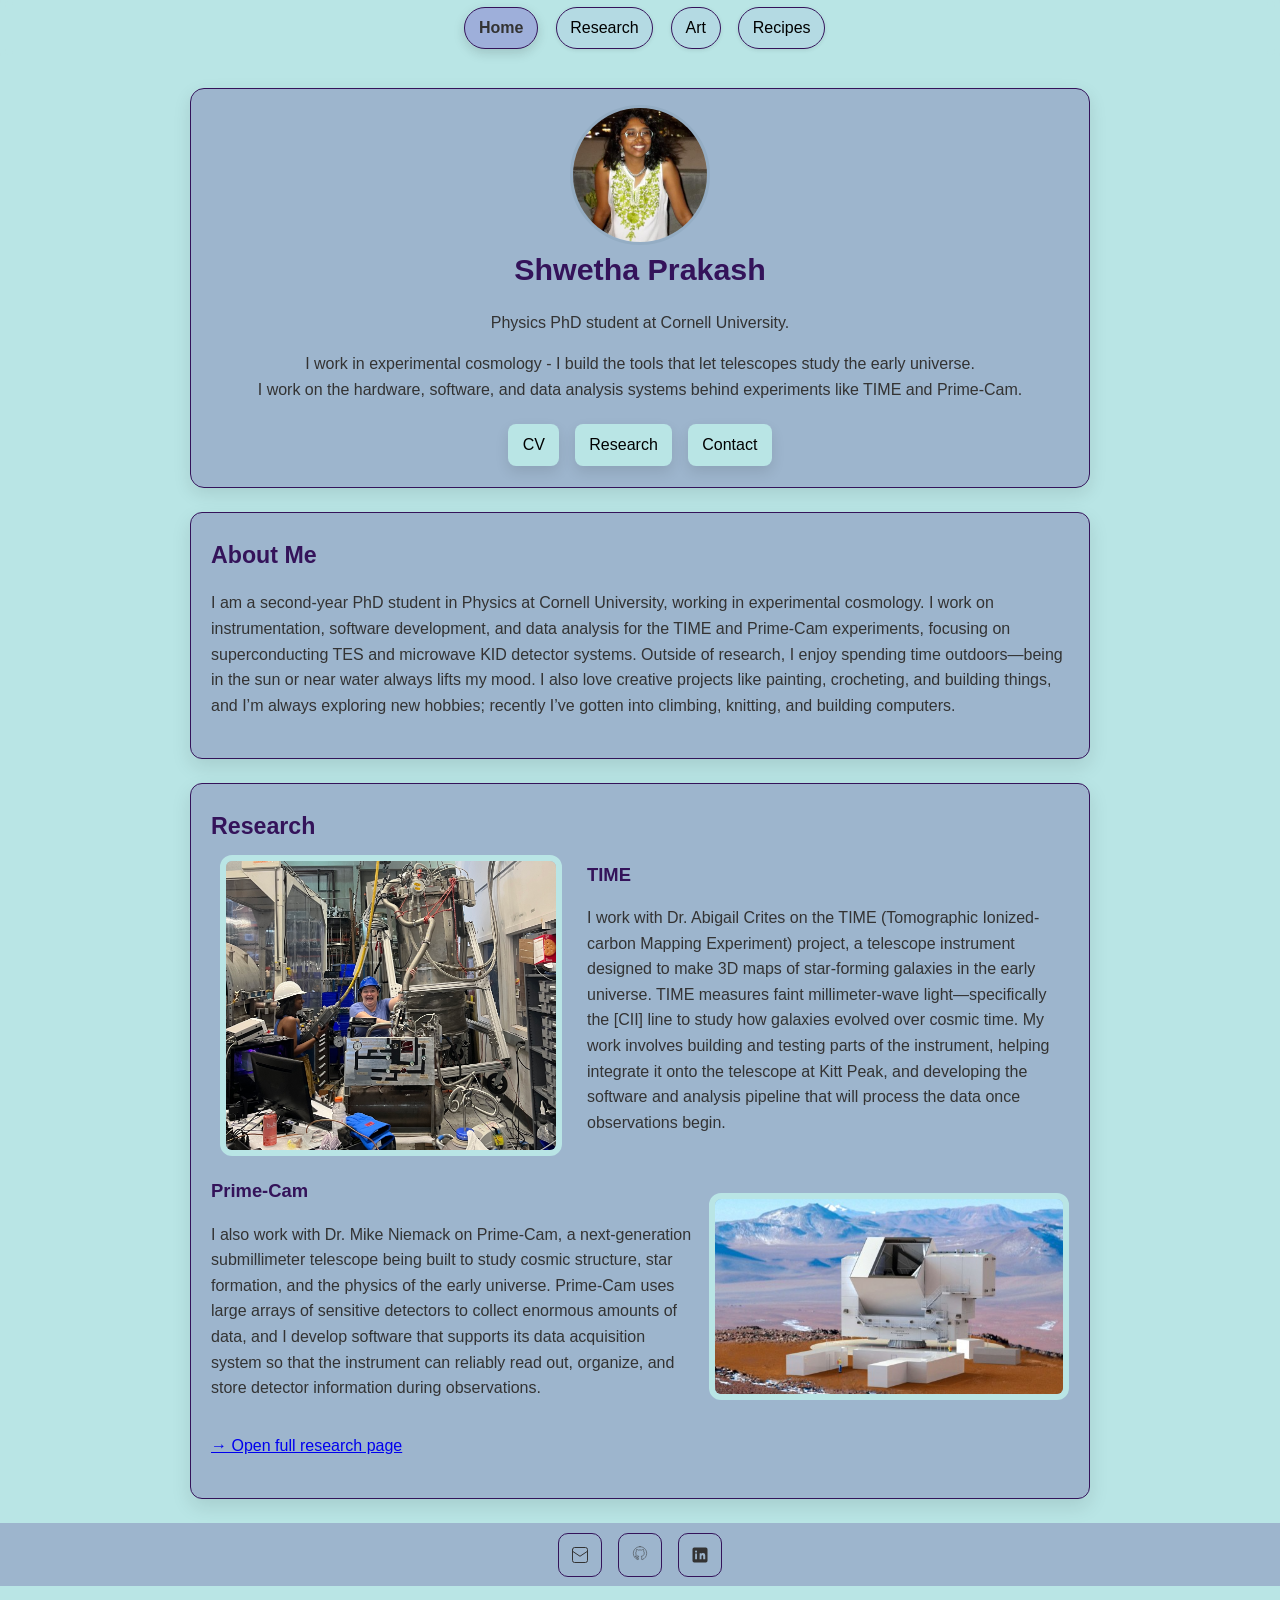
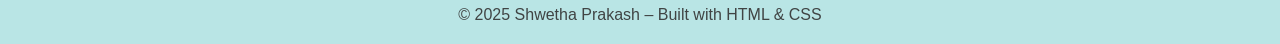
<file: index.html>
<!DOCTYPE html>
<html lang="en">
<head>
    <meta charset="UTF-8" />
    <meta name="viewport" content="width=device-width, initial-scale=1.0" />
    <meta name="description" content="Shwetha Prakash — physics PhD student working on experimental cosmology, instrumentation, and data analysis (TIME, Prime-Cam)." />
    <title>Shwetha Prakash</title>
    <link rel="stylesheet" href="styles.css">
</head>
<body>
    <header class="site-header">
        <h1 class="sr-only">Shwetha Prakash</h1>
        <nav class="main-nav">
            <a href="index.html" aria-current="page">Home</a>
            <a href="research.html">Research</a>
            <a href="art.html">Art</a>
            <a href="recipes.html">Recipes</a>
        </nav>
    </header>
    <header class="hero">
        <img src="images/profile.png" alt="Your Photo" class="profile-photo" />
        <h1>Shwetha Prakash</h1>
        <p>Physics PhD student at Cornell University. </p>
        <p>I work in experimental cosmology - I build the tools that let telescopes study the early universe. <br>
        I work on the hardware, software, and data analysis systems behind experiments like TIME and Prime-Cam. </p>
        <div class="button-container">
            <a href="cv.html" target="_blank" rel="noopener noreferrer">CV</a>
            <a href="#research">Research</a>
            <a href="#site-footer">Contact</a>
        </div>
    </header>

    <section id="about">
        <h2>About Me</h2>
        <p> I am a second-year PhD student in Physics at Cornell University, working in experimental cosmology. I work on instrumentation, software development, and data analysis for the TIME and Prime-Cam experiments, focusing on superconducting TES and microwave KID detector systems. Outside of research, I enjoy spending time outdoors—being in the sun or near water always lifts my mood. I also love creative projects like painting, crocheting, and building things, and I’m always exploring new hobbies; recently I’ve gotten into climbing, knitting, and building computers. </p>
        </section>

    <section id="research" class="section-box">
        <h2>Research</h2>
                <div class="research-grid">
                    <div class="research-row">
                        <div class="research-media delta5 small">
                            <img src="images/research_pp.jpg" alt="TIME instrument" />
                        </div>
                        <div class="research-body">
                            <h3>TIME</h3>
                            <p>I work with Dr. Abigail Crites on the TIME (Tomographic Ionized-carbon Mapping Experiment) project, a telescope instrument designed to make 3D maps of star-forming galaxies in the early universe. TIME measures faint millimeter-wave light—specifically the [CII] line to study how galaxies evolved over cosmic time. My work involves building and testing parts of the instrument, helping integrate it onto the telescope at Kitt Peak, and developing the software and analysis pipeline that will process the data once observations begin.</p>
                        </div>
                    </div>

                    <div class="research-row reverse">
                        <div class="research-body">
                            <h3>Prime-Cam</h3>
                            <p>I also work with Dr. Mike Niemack on Prime-Cam, a next-generation submillimeter telescope being built to study cosmic structure, star formation, and the physics of the early universe. Prime-Cam uses large arrays of sensitive detectors to collect enormous amounts of data, and I develop software that supports its data acquisition system so that the instrument can reliably read out, organize, and store detector information during observations.</p>
                        </div>
                        <div class="research-media medium">
                            <img src="images/research_pp2.jpg" alt="Prime-Cam instrument" />
                        </div>
                    </div>
                </div>
        
        <p style="margin-top:0.75rem"><a href="research.html">→ Open full research page</a></p>
    </section>

    <!-- contact section removed; replaced by footer icon strip -->

        <div class="contact-strip" aria-label="Contact links">
            <a href="mailto:sp2358@cornell.edu" title="Email" aria-label="Email">
                <svg viewBox="0 0 24 24" fill="none" xmlns="http://www.w3.org/2000/svg" aria-hidden="true"><path d="M3 5.5v13A2.5 2.5 0 0 0 5.5 21h13a2.5 2.5 0 0 0 2.5-2.5v-13A2.5 2.5 0 0 0 18.5 3h-13A2.5 2.5 0 0 0 3 5.5z" stroke="currentColor" stroke-width="1.2" stroke-linecap="round" stroke-linejoin="round"/><path d="M21 7.5l-9 6-9-6" stroke="currentColor" stroke-width="1.2" stroke-linecap="round" stroke-linejoin="round"/></svg>
            </a>
            <a href="https://github.com/Shweth-a" title="GitHub" aria-label="GitHub" target="_blank" rel="noopener noreferrer">
                <svg viewBox="0 0 24 24" fill="none" xmlns="http://www.w3.org/2000/svg" aria-hidden="true"><path d="M12 2C7.58 2 4 5.58 4 10c0 3.54 2.29 6.53 5.47 7.59.4.07.55-.17.55-.38 0-.19-.01-.82-.01-1.49-2.01.37-2.53-.49-2.69-.94-.09-.23-.48-.94-.82-1.13-.28-.15-.68-.52-.01-.53.63-.01 1.08.58 1.23.82.72 1.21 1.87.87 2.33.66.07-.52.28-.87.51-1.07-1.78-.2-3.64-.89-3.64-3.95 0-.87.31-1.59.82-2.15-.08-.2-.36-1.02.08-2.12 0 0 .67-.21 2.2.82.64-.18 1.32-.28 2-.28.68 0 1.36.1 2 .28 1.53-1.04 2.2-.82 2.2-.82.44 1.1.16 1.92.08 2.12.51.56.82 1.28.82 2.15 0 3.07-1.87 3.75-3.65 3.95.29.25.54.73.54 1.48 0 1.07-.01 1.93-.01 2.19 0 .21.15.46.55.38C17.71 16.53 20 13.54 20 10c0-4.42-3.58-8-8-8z" stroke="currentColor" stroke-width="0.6" stroke-linecap="round" stroke-linejoin="round"/></svg>
            </a>
            <a href="https://www.linkedin.com/in/shwethaprakash13" title="LinkedIn" aria-label="LinkedIn" target="_blank" rel="noopener noreferrer">
                <svg viewBox="0 0 24 24" width="20" height="20" fill="currentColor" xmlns="http://www.w3.org/2000/svg" aria-hidden="true">
                    <path d="M19 3H5a2 2 0 0 0-2 2v14a2 2 0 0 0 2 2h14a2 2 0 0 0 2-2V5a2 2 0 0 0-2-2zM8.339 17H6.188V10.2h2.15V17zM7.263 9.183a1.246 1.246 0 1 1 .001-2.493 1.246 1.246 0 0 1-.001 2.493zM18 17h-2.148v-3.4c0-.81-.29-1.36-1.01-1.36-.55 0-.87.37-1.01.73-.05.12-.06.29-.06.45V17H11.6s.03-6.53 0-7.2h2.148v1.02c.29-.45.81-1.09 1.98-1.09 1.45 0 2.54.94 2.54 2.97V17z"/>
                </svg>
            </a>
        </div>

        <footer id="site-footer" class="site-footer">
            © 2025 Shwetha Prakash – Built with HTML & CSS
        </footer>
    <script src="site.js" defer></script>
</body>
</html>
</file>
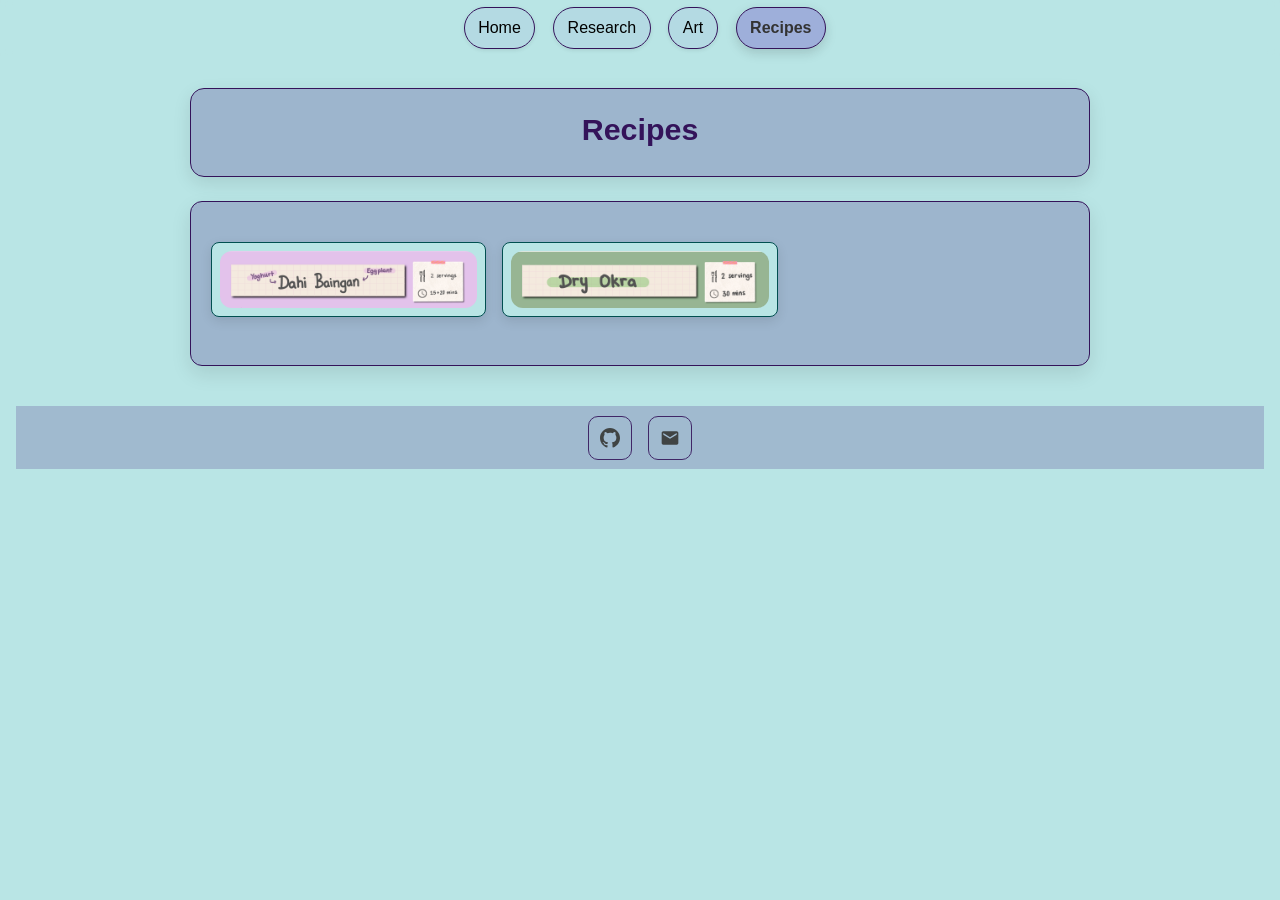
<file: recipes.html>
<!DOCTYPE html>
<html lang="en">
<head>
    <meta charset="UTF-8" />
    <meta name="viewport" content="width=device-width, initial-scale=1.0" />
    <meta name="description" content="Shwetha Prakash — Recipes I've made." />
    <title>Recipes - Shwetha Prakash</title>
    <link rel="stylesheet" href="styles.css">
</head>
<body>
    <header class="site-header">
        <h1 class="sr-only">Shwetha Prakash</h1>
        <nav class="main-nav">
            <a href="index.html">Home</a>
            <a href="research.html">Research</a>
            <a href="art.html">Art</a>
            <a href="recipes.html" aria-current="page">Recipes</a>
        </nav>
    </header>
    <header class="hero">
        <h1>Recipes</h1>
    </header>

    <section id="recipes" class="section-box">
        <div class="gallery">
            <!-- Add recipe images here -->
            <div class="recipe-card">
                <img src="images/recipe1.png" alt="Recipe 1" />
            </div>
            <div class="recipe-card">
                <img src="images/recipe2.png" alt="Recipe 2" />
            </div>
        </div>
    </section>

    <footer class="site-footer">
        <div class="contact-strip">
            <a href="https://github.com/Shweth-a" target="_blank" rel="noopener noreferrer" aria-label="GitHub">
                <svg viewBox="0 0 24 24" fill="currentColor">
                    <path d="M12 0C5.374 0 0 5.373 0 12 0 17.302 3.438 21.8 8.207 23.387c.599.111.793-.261.793-.577v-2.234c-3.338.726-4.033-1.416-4.033-1.416-.546-1.387-1.333-1.756-1.333-1.756-1.089-.745.083-.729.083-.729 1.205.084 1.839 1.237 1.839 1.237 1.07 1.834 2.807 1.304 3.492.997.107-.775.418-1.305.762-1.604-2.665-.305-5.467-1.334-5.467-5.931 0-1.311.469-2.381 1.236-3.221-.124-.303-.535-1.524.117-3.176 0 0 1.008-.322 3.301 1.23A11.509 11.509 0 0112 5.803c1.02.005 2.047.138 3.006.404 2.291-1.552 3.297-1.23 3.297-1.23.653 1.653.242 2.874.118 3.176.77.84 1.235 1.911 1.235 3.221 0 4.609-2.807 5.624-5.479 5.921.43.372.823 1.102.823 2.222v3.293c0 .319.192.694.801.576C20.566 21.797 24 17.3 24 12c0-6.627-5.373-12-12-12z"/>
                </svg>
            </a>
            <a href="mailto:shwetha.prakash@cornell.edu" aria-label="Email">
                <svg viewBox="0 0 24 24" fill="currentColor">
                    <path d="M20 4H4c-1.1 0-1.99.9-1.99 2L2 18c0 1.1.9 2 2 2h16c1.1 0 2-.9 2-2V6c0-1.1-.9-2-2-2zm0 4l-8 5-8-5V6l8 5 8-5v2z"/>
                </svg>
            </a>
        </div>
    </footer>

    <!-- Lightbox for recipe images -->
    <div id="lightbox" class="lightbox" aria-hidden="true" role="dialog" aria-labelledby="lightbox-caption">
        <img class="lightbox-img" alt="" />
        <div class="lightbox-caption" id="lightbox-caption"></div>
        <button class="lightbox-download" aria-label="Download image">⬇</button>
        <button class="lightbox-close" aria-label="Close lightbox">&times;</button>
    </div>

    <script>
        // Simple lightbox for recipe images
        (function(){
            const lightbox = document.getElementById('lightbox');
            const lbImg = lightbox.querySelector('.lightbox-img');
            const lbCaption = lightbox.querySelector('.lightbox-caption');
            const closeBtn = lightbox.querySelector('.lightbox-close');
            const downloadBtn = lightbox.querySelector('.lightbox-download');

            function openLightbox(src, alt, caption){
                lbImg.src = src;
                lbImg.alt = alt || '';
                lbCaption.textContent = caption || '';
                lightbox.classList.add('open');
                lightbox.setAttribute('aria-hidden','false');
                document.body.classList.add('lightbox-open');
                // focus close button for accessibility
                closeBtn.focus();
            }

            function closeLightbox(){
                lightbox.classList.remove('open');
                lightbox.setAttribute('aria-hidden','true');
                document.body.classList.remove('lightbox-open');
                lbImg.src = '';
                lbImg.alt = '';
                lbCaption.textContent = '';
            }

            // open when clicking any recipe-card image
            document.querySelectorAll('.recipe-card img').forEach(img => {
                img.style.cursor = 'zoom-in';
                img.addEventListener('click', () => {
                    // use current src
                    const large = img.src;
                    openLightbox(large, img.alt || '', '');
                });
            });

            // download handler
            downloadBtn.addEventListener('click', () => {
                const link = document.createElement('a');
                link.href = lbImg.src;
                link.download = lbImg.alt || 'recipe.png';
                document.body.appendChild(link);
                link.click();
                document.body.removeChild(link);
            });

            // close handlers: close button, click outside image, Escape key
            closeBtn.addEventListener('click', closeLightbox);
            lightbox.addEventListener('click', (e) => {
                if(e.target === lightbox) closeLightbox();
            });
            document.addEventListener('keydown', (e) => {
                if(e.key === 'Escape' && lightbox.classList.contains('open')) closeLightbox();
            });
        })();
    </script>
</body>
</html>
</file>
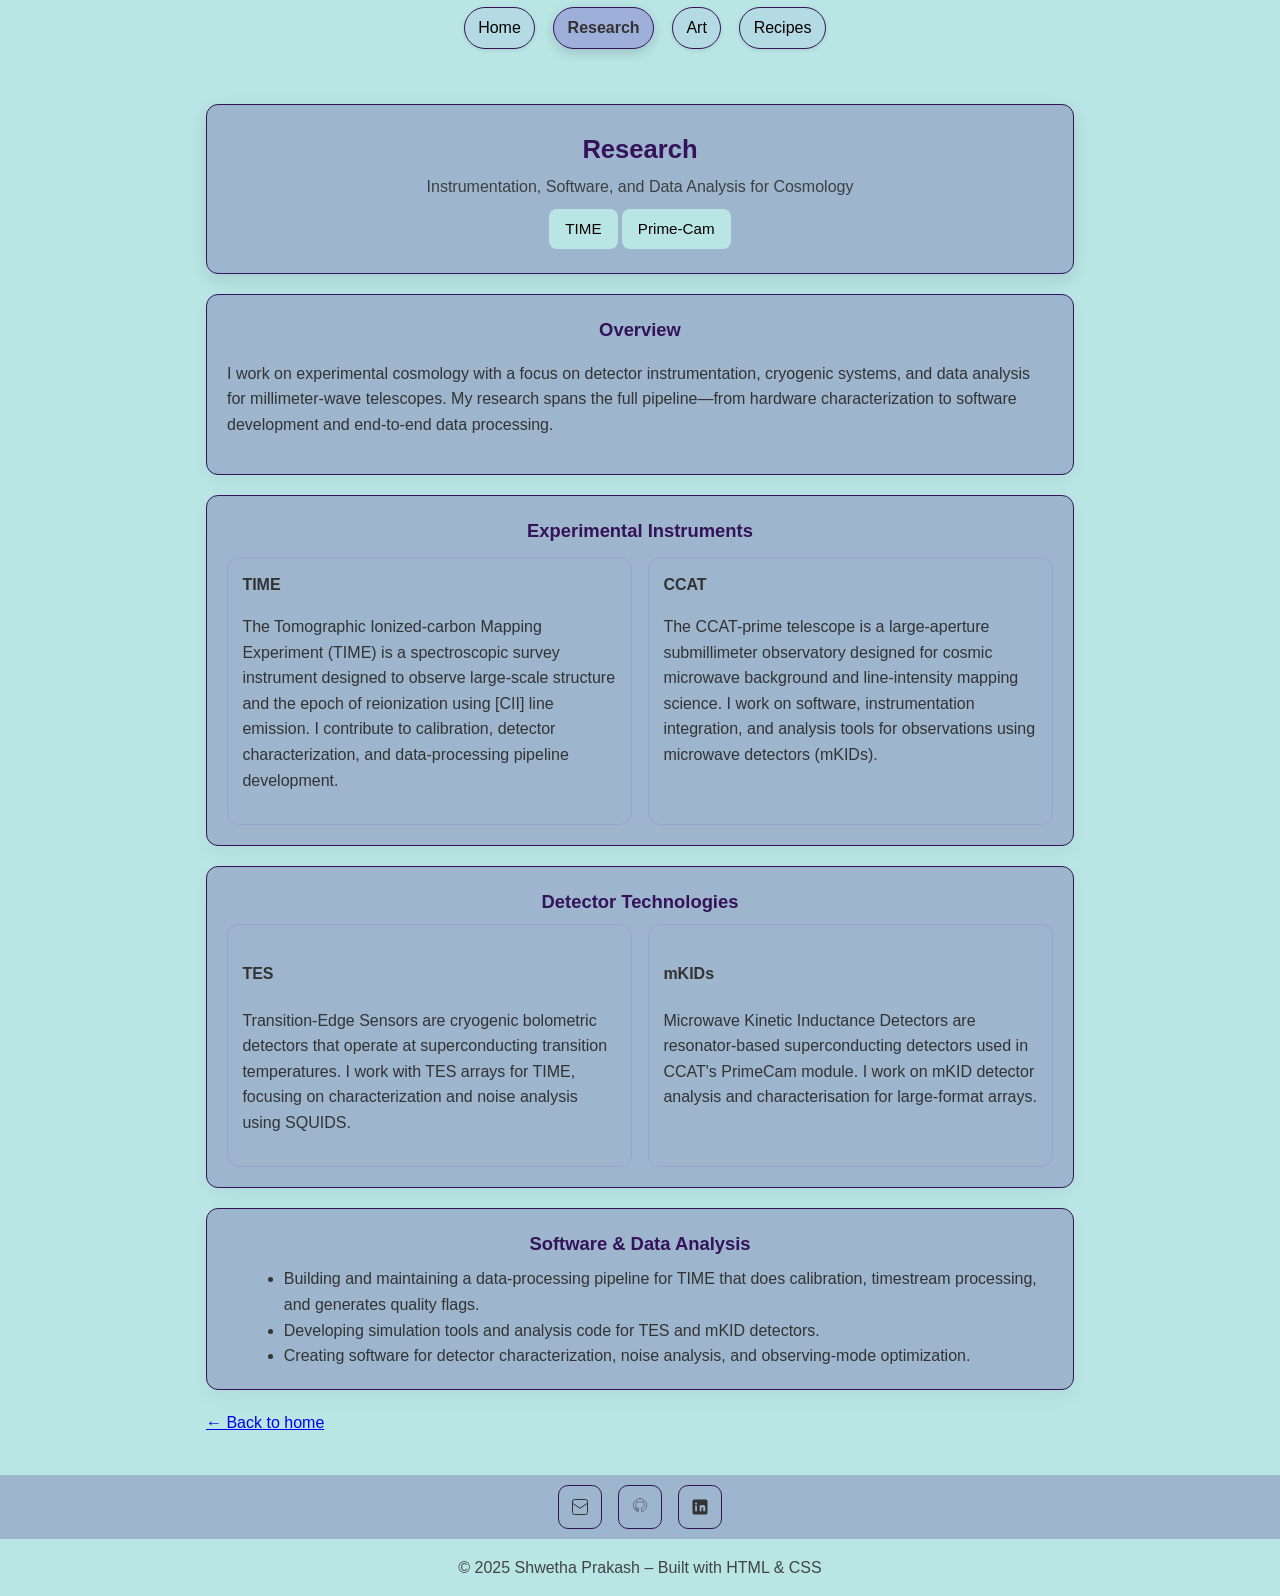
<file: research.html>
<!DOCTYPE html>
<html lang="en">
<head>
  <meta charset="utf-8">
  <meta name="viewport" content="width=device-width,initial-scale=1">
  <meta name="description" content="Research: instrumentation, detectors, and data analysis for millimeter-wave cosmology experiments (TIME, CCAT)." />
  <title>Research — Shwetha Prakash</title>
  <link rel="stylesheet" href="styles.css">
  <link rel="stylesheet" href="research.css">
</head>
<body>
  <header class="site-header">
    <h1 class="sr-only">Shwetha Prakash</h1>
    <nav class="main-nav">
      <a href="index.html">Home</a>
      <a href="research.html" aria-current="page">Research</a>
      <a href="art.html">Art</a>
      <a href="recipes.html">Recipes</a>
    </nav>
  </header>

  <main class="container" id="main">
    <header class="hero" style="text-align:left">
      <h2>Research</h2>
      <p class="subtitle">Instrumentation, Software, and Data Analysis for Cosmology</p>
      <nav class="subnav" aria-label="Research quick links" style="margin-top:0.6rem;text-align:center">
        <a href="#time">TIME</a> <a href="#ccat">Prime-Cam</a>
      </nav>
    </header>

    <section id="overview" class="section-box reveal">
      <h3>Overview</h3>
      <p>I work on experimental cosmology with a focus on detector instrumentation, cryogenic systems, and data analysis for millimeter-wave telescopes. My research spans the full pipeline—from hardware characterization to software development and end-to-end data processing.</p>
    </section>

    <section id="instruments" class="section-box reveal">
      <h3>Experimental Instruments</h3>

      <div class="instrument-cards">
        <article class="instrument-card">
          <h4 id="time">TIME</h4>
          <p>The Tomographic Ionized-carbon Mapping Experiment (TIME) is a spectroscopic survey instrument designed to observe large-scale structure and the epoch of reionization using [CII] line emission. I contribute to calibration, detector characterization, and data-processing pipeline development.</p>
        </article>

        <article class="instrument-card">
          <h4 id="ccat">CCAT</h4>
          <p>The CCAT-prime telescope is a large-aperture submillimeter observatory designed for cosmic microwave background and line-intensity mapping science. I work on software, instrumentation integration, and analysis tools for observations using microwave detectors (mKIDs).</p>
        </article>
      </div>
    </section>

    <section id="detectors" class="section-box reveal">
      <h3>Detector Technologies</h3>

      <div class="detector-grid">
        <div class="detector-card">
          <h4>TES</h4>
          <p>Transition-Edge Sensors are cryogenic bolometric detectors that operate at superconducting transition temperatures. I work with TES arrays for TIME, focusing on characterization and noise analysis using SQUIDS.</p>
        </div>

        <div class="detector-card">
          <h4>mKIDs</h4>
          <p>Microwave Kinetic Inductance Detectors are resonator-based superconducting detectors used in CCAT's PrimeCam module. I work on mKID detector analysis and characterisation for large-format arrays.</p>
        </div>
      </div>
    </section>

    <section id="software" class="section-box reveal">
      <h3>Software &amp; Data Analysis</h3>
      <ul>
        <li>Building and maintaining a data-processing pipeline for TIME that does calibration, timestream processing, and generates quality flags.</li>
        <li>Developing simulation tools and analysis code for TES and mKID detectors.</li>
        <li>Creating software for detector characterization, noise analysis, and observing-mode optimization.</li>
      </ul>
    </section>

    <p style="margin-top:1rem"><a href="index.html">← Back to home</a></p>
  </main>

  <div class="contact-strip" aria-label="Contact links">
    <a href="mailto:sp2358@cornell.edu" title="Email" aria-label="Email">
      <svg viewBox="0 0 24 24" fill="none" xmlns="http://www.w3.org/2000/svg" aria-hidden="true"><path d="M3 5.5v13A2.5 2.5 0 0 0 5.5 21h13a2.5 2.5 0 0 0 2.5-2.5v-13A2.5 2.5 0 0 0 18.5 3h-13A2.5 2.5 0 0 0 3 5.5z" stroke="currentColor" stroke-width="1.2" stroke-linecap="round" stroke-linejoin="round"/><path d="M21 7.5l-9 6-9-6" stroke="currentColor" stroke-width="1.2" stroke-linecap="round" stroke-linejoin="round"/></svg>
    </a>
    <a href="https://github.com/Shweth-a" title="GitHub" aria-label="GitHub" target="_blank" rel="noopener noreferrer">
      <svg viewBox="0 0 24 24" fill="none" xmlns="http://www.w3.org/2000/svg" aria-hidden="true"><path d="M12 2C7.58 2 4 5.58 4 10c0 3.54 2.29 6.53 5.47 7.59.4.07.55-.17.55-.38 0-.19-.01-.82-.01-1.49-2.01.37-2.53-.49-2.69-.94-.09-.23-.48-.94-.82-1.13-.28-.15-.68-.52-.01-.53.63-.01 1.08.58 1.23.82.72 1.21 1.87.87 2.33.66.07-.52.28-.87.51-1.07-1.78-.2-3.64-.89-3.64-3.95 0-.87.31-1.59.82-2.15-.08-.2-.36-1.02.08-2.12 0 0 .67-.21 2.2.82.64-.18 1.32-.28 2-.28.68 0 1.36.1 2 .28 1.53-1.04 2.2-.82 2.2-.82.44 1.1.16 1.92.08 2.12.51.56.82 1.28.82 2.15 0 3.07-1.87 3.75-3.65 3.95.29.25.54.73.54 1.48 0 1.07-.01 1.93-.01 2.19 0 .21.15.46.55.38C17.71 16.53 20 13.54 20 10c0-4.42-3.58-8-8-8z" stroke="currentColor" stroke-width="0.6" stroke-linecap="round" stroke-linejoin="round"/></svg>
    </a>
    <a href="https://www.linkedin.com/in/shwethaprakash13" title="LinkedIn" aria-label="LinkedIn" target="_blank" rel="noopener noreferrer">
      <svg viewBox="0 0 24 24" width="20" height="20" fill="currentColor" xmlns="http://www.w3.org/2000/svg" aria-hidden="true">
        <path d="M19 3H5a2 2 0 0 0-2 2v14a2 2 0 0 0 2 2h14a2 2 0 0 0 2-2V5a2 2 0 0 0-2-2zM8.339 17H6.188V10.2h2.15V17zM7.263 9.183a1.246 1.246 0 1 1 .001-2.493 1.246 1.246 0 0 1-.001 2.493zM18 17h-2.148v-3.4c0-.81-.29-1.36-1.01-1.36-.55 0-.87.37-1.01.73-.05.12-.06.29-.06.45V17H11.6s.03-6.53 0-7.2h2.148v1.02c.29-.45.81-1.09 1.98-1.09 1.45 0 2.54.94 2.54 2.97V17z"/>
      </svg>
    </a>
  </div>

  <footer id="site-footer" class="site-footer">
    © 2025 Shwetha Prakash – Built with HTML &amp; CSS
  </footer>

  <script src="site.js" defer></script>
  <script src="research.js" defer></script>
</body>
</html>
</file>
<file: styles.css>
:root{
  --bg: #b9e5e5; /* Light teal background */
  --white: #ffffff; /* Pure white for nav */
  --black: #000000; /* Black for accents */
  --grey: #cccccc; /* Light grey for secondary text */
  --light-grey: #f5f5f5; /* Light grey for subtle backgrounds */
  --dark-grey: #333333; /* Dark grey for accents */
  --card-bg: #93a2c4b4; /* Translucent for cards */
  --accent-purple: #9eafda; /* Light purple */
  --accent-teal: #b9e5e5; /* Light teal, matching bg */
  --frame-border: #014f50; /* dark teal */
  --title-color: #34135a; /* New color for specified titles */
  /* Research image size defaults (can be overridden per-entry) */
  --research-img-max-width: 360px;
  --research-img-max-height: 320px;
}
*{box-sizing:border-box}
html,body{height:100%}
.body, body{
  margin:0;
  font-family: -apple-system, BlinkMacSystemFont, "Segoe UI", Roboto, "Helvetica Neue", Arial, system-ui;
  background:var(--bg);
  color:var(--dark-grey);
  -webkit-font-smoothing:antialiased;
  -moz-osx-font-smoothing:grayscale;
  font-size:16px; /* base size */
  line-height:1.6;
  border-bottom: none;
}

/* Page transition and toolbar-safe spacing */
body{transition:opacity 360ms ease; padding-top:64px}
.page-exit{opacity:0}
.site-header{
  position:fixed;
  top:0;
  left:0;
  right:0;
  height:56px;
  z-index:80;
  display:flex;
  justify-content:center;
  align-items:center;
  gap:1rem;
  padding:0.6rem 1rem;
  /* same color as the page background but 60% opaque; fallback then modern color-mix */
  background: rgba(185,229,229,0.6); /* fallback for browsers without color-mix */
  background: color-mix(in srgb, var(--bg) 60%, transparent);
  backdrop-filter: blur(6px);
}
.site-header h1{margin:0;font-size:1rem;color: var(--title-color)}
.main-nav a{
  color:var(--black);
  text-decoration:none;
  margin-left:0.6rem;
  padding:0.45rem 0.85rem;
  border-radius:999px;
  background: rgba(158,175,218,0.2);
  box-shadow:0 1px 4px rgba(0,0,0,0.1);
  border: 1px solid var(--title-color);
}
.main-nav a[aria-current="page"]{
  font-weight:700;
  background: var(--accent-purple);
  color: var(--dark-grey);
  box-shadow:0 4px 12px rgba(0,0,0,0.15);
}
.container{max-width:900px;margin:2.5rem auto;padding:0 1rem}
.hero{
  max-width:900px;
  /* restored to a tighter spacing similar to the previous layout */
  margin:1.5rem auto 1rem auto;
  padding:1rem 1rem;
  border-radius:14px;
  background: var(--card-bg);
  box-shadow:0 6px 18px rgba(0,0,0,0.1);
  border: 1px solid var(--title-color);
  text-align:center;
}

/* global image handling */
img{max-width:100%;height:auto;display:block}

/* ensure homepage profile photo centers always */
.hero .profile-photo{display:block;margin:0 auto}

/* typographic scale */
h1{font-size:1.9rem;margin:0 0 0.4rem 0}
.hero h1{color: var(--title-color)}
h2{font-size:1.45rem;margin:0 0 0.6rem 0;color: var(--title-color)}
h3{font-size:1.15rem;margin:0 0 0.5rem 0;color: var(--title-color)}

/* slightly more breathing room for sections */
.section-box,
.hero,
.art-gallery,
.gallery{margin-bottom:1.5rem}

/* small subnav buttons on the research page */
.subnav a{display:inline-block;padding:0.5rem 1rem;border-radius:8px;background: var(--accent-teal);color: var(--black);text-decoration:none;font-size:0.95rem;border: none;transition:transform 200ms ease, box-shadow 200ms ease}
.subnav a:hover{transform:translateY(-2px);box-shadow:0 6px 14px rgba(0,0,0,0.15); background: var(--frame-border); color: var(--white)}
.subnav{font-size:0.95rem}

/* art frame placeholder uses card-bg so empty areas match cards */
.art-frame{background:var(--card-bg)}
.art-frame img{background:transparent}

/* responsive nav: wrap and stack on small screens */
.main-nav{display:flex;gap:0.5rem;align-items:center;flex-direction:row;flex-wrap:wrap}
.main-nav a{display:inline-flex;align-items:center;justify-content:center}
@media (max-width:520px){
  .site-header{justify-content:space-between;padding:0.5rem}
  /* Keep navigation horizontal on mobile; allow wrapping if it overflows */
  .main-nav{flex-direction:row;flex-wrap:wrap;align-items:center;gap:0.4rem}
  .main-nav a{padding:0.36rem 0.6rem}
}

/* Add extra space under the hero heading and more bottom padding for the intro box */
.hero h2{margin-bottom:1rem}

/* page-specific: add space above the Art page heading only */
.art-page .hero{
  padding-top:1rem;
  padding-bottom:1rem;
}
.art-page .hero h2{padding-top:0;margin:1rem 0}
.section-box,
#about, #research, #projects{
  max-width:900px;
  margin:1.5rem auto;
  padding:1.5rem 1.25rem;
  border-radius:12px;
  background:var(--card-bg);
  color:var(--dark-grey);
  box-shadow:0 8px 20px rgba(0,0,0,0.1);
  border: 1px solid var(--title-color);
}
.section-box h2, #about h2, #research h2, #projects h2{
  margin-top:0;
  color: var(--title-color);
  text-align:left;
}
.section-box p, #about p, #research p, #projects p{
  color:var(--dark-grey);
  line-height:1.6;
}
.button-container{margin-top:1rem}
.button-container a{
  display:inline-block;
  margin:0.35rem;
  padding:0.5rem 0.9rem;
  border-radius:8px;
  background: var(--accent-teal);
  color: var(--black);
  text-decoration:none;
  box-shadow:0 6px 14px rgba(0,0,0,0.1);
  border: none;
  transition:transform 240ms ease, box-shadow 240ms ease;
}
.profile-photo{width:140px;height:140px;border-radius:50%;object-fit:cover;border:3px solid rgba(8,48,58,0.06);background:var(--muted)}
.intro-text h2{margin:0 0 0.5rem 0; color: var(--title-color)}
.intro-text p{margin:0;color:var(--dark-grey)}
.site-footer{padding:1rem;text-align:center;opacity:0.9;color:var(--dark-grey);border-bottom: none}

/* Art gallery */
.gallery{display:grid;grid-template-columns:repeat(auto-fill,minmax(250px,1fr));gap:1rem;margin-top:1rem}
.art-card{background: var(--accent-teal);padding:0.5rem;border-radius:8px;display:flex;flex-direction:column;align-items:center;border:1px solid var(--frame-border);box-shadow:0 4px 12px rgba(0,0,0,0.1)}
.art-card img{width:100%;height:160px;object-fit:cover;border-radius:12px}
.art-card p{margin:0.5rem 0 0 0;font-size:0.95rem;color:var(--dark-grey)}

/* Recipe cards */
.recipe-card{background: var(--accent-teal);padding:0.5rem;border-radius:8px;display:flex;flex-direction:column;align-items:center;border:1px solid var(--frame-border);box-shadow:0 4px 12px rgba(0,0,0,0.1)}
.recipe-card img{width:100%;height:57px;object-fit:cover;object-position:top;border-radius:12px}

/* Framed gallery styles */
.art-gallery{display:grid;grid-template-columns:repeat(auto-fill,minmax(220px,1fr));gap:1rem;margin-top:1rem;align-items:start}
.art-frame{background: var(--accent-teal);border-radius:10px;padding:0;display:flex;flex-direction:column;align-items:center;overflow:hidden;border:1px solid var(--frame-border);box-shadow:0 4px 12px rgba(0,0,0,0.1)}
.art-frame img{width:100%;height:220px;object-fit:cover;border-radius:12px;border:6px solid var(--bg);background:transparent;display:block}
.art-frame .art-meta{background: var(--accent-teal);width:100%;padding:0.5rem 0;margin-top:0;text-align:center}

/* ensure any gallery images have rounded corners */
.art-gallery img, .gallery img{border-radius:12px}
.art-meta{margin-top:0.6rem;font-size:0.85rem;color: var(--dark-grey)}

/* separate the art intro box from the main heading */
/* .art-intro removed: intro box deleted from art page */

/* Lightbox / zoom styles */
.lightbox{position:fixed;inset:0;display:none;align-items:center;justify-content:center;background:rgba(0,0,0,0.8);z-index:1200;padding:2rem}
.lightbox.open{display:flex}
.lightbox-img{max-width:92%;max-height:92vh;border-radius:8px;box-shadow:0 18px 40px rgba(0,0,0,0.6)}
.lightbox-caption{color:var(--white);margin-top:0.75rem;text-align:center;opacity:0.95}
.lightbox-close{position:absolute;right:1rem;top:1rem;background:transparent;border:none;color:var(--white);font-size:2.2rem;line-height:1;cursor:pointer}
.lightbox-close:focus{outline:2px solid var(--white);outline-offset:4px}
.lightbox-download{position:absolute;right:3rem;top:1rem;background:transparent;border:none;color:var(--white);font-size:2.2rem;line-height:1;cursor:pointer}
.lightbox-download:focus{outline:2px solid var(--white);outline-offset:4px}

/* prevent background scroll when lightbox open */
body.lightbox-open{overflow:hidden}

/* Research section: image left, text right inside boxed section */
.research-content{display:flex;gap:1rem;align-items:flex-start}
.research-grid{display:flex;flex-direction:column;gap:1rem}
.research-row{display:grid;gap:1rem;align-items:center;grid-auto-flow:dense}
/* Non-reverse rows: media on the left (fixed max width), text on the right (flexible)
  Reverse rows: text on the left (flexible), media on the right (fixed max width) */
.research-row:not(.reverse){grid-template-columns: minmax(0, var(--research-img-max-width)) 1fr}
.research-row.reverse{grid-template-columns: 1fr minmax(0, var(--research-img-max-width))}
.research-row.reverse > .research-media{grid-column:2}
.research-row.reverse > .research-body{grid-column:1}
.research-row > .research-body,
.research-row > .research-media{min-width:0}
.research-media{display:flex;align-items:center;justify-content:center;background:transparent;padding:0;border-radius:10px}
.research-media img{display:block;width:100%;max-width:var(--research-img-max-width);max-height:var(--research-img-max-height);height:auto;object-fit:cover;border-radius:12px;flex:0 0 auto;border:6px solid var(--bg);background:var(--white)}
.research-media.small img{max-width:260px}
.research-media.medium img{max-width:360px}
.research-media.large img{max-width:520px}
/* Per-entry tweak: make an image exactly 5mm smaller in both dimensions */
.research-media.delta5 img{
  max-width: calc(var(--research-img-max-width) - 5mm);
  max-height: calc(var(--research-img-max-height) - 5mm);
}
.research-body{padding:0.25rem 0}

/* Subtle hover/interaction animations */
.instrument-card, .detector-card, .art-frame{transition:transform 260ms cubic-bezier(.2,.9,.2,1), box-shadow 260ms ease}
.instrument-card:hover, .detector-card:hover{transform:translateY(-6px);box-shadow:0 12px 30px rgba(0,0,0,0.15)}
.art-frame:hover{transform:translateY(-6px);box-shadow:0 12px 30px rgba(0,0,0,0.15)}
.main-nav a{transition:background 220ms ease, transform 200ms ease}
.main-nav a:hover{transform:translateY(-2px);box-shadow:0 4px 12px rgba(0,0,0,0.15)}
.button-container a:hover{transform:translateY(-2px);box-shadow:0 10px 22px rgba(0,0,0,0.15); background: var(--frame-border); color: var(--white)}

/* Contact strip in footer */
.contact-strip{display:flex;gap:1rem;justify-content:center;align-items:center;padding:0.6rem;background:var(--card-bg);border-top: none}
.contact-strip a{display:inline-flex;align-items:center;justify-content:center;width:44px;height:44px;border-radius:10px;background:transparent;color:var(--dark-grey);text-decoration:none;border:1px solid var(--title-color);transition:background 180ms ease, transform 180ms ease}
.contact-strip a:hover{background:var(--light-grey);transform:translateY(-3px)}
.contact-strip svg{width:20px;height:20px;display:block}

@media (prefers-reduced-motion:reduce){
  .instrument-card, .detector-card, .art-frame, .main-nav a, .button-container a{transition:none;transform:none}
}

@media (max-width:680px){
  /* Header/nav adjustments */
  .site-header{padding:0.5rem}
  .main-nav a{padding:0.32rem 0.6rem;font-size:0.95rem}

  /* Hero: make profile photo smaller and center it */
  .hero{margin:2rem auto 1rem auto;padding:1rem;border-radius:12px}
  .hero .profile-photo{width:110px;height:110px;display:block;margin:0 auto 0.75rem}

  /* Research: stack rows vertically and enforce media-first ordering
     For normal rows the DOM is media then body -> column shows media then body
     For reversed rows the DOM is body then media -> column-reverse shows media then body */
  .research-content{flex-direction:column}
  .research-row{display:flex !important;flex-direction:column;gap:0.75rem}
  .research-row.reverse{flex-direction:column-reverse}
  .research-row > .research-media,
  .research-row > .research-body{width:100%;min-width:0}
  .research-media img{height:auto;border-width:4px;max-width:100%;max-height:none}

  /* Gallery and buttons scale down: keep two items per row with good spacing */
  .art-gallery{grid-template-columns:repeat(2,minmax(0,1fr));gap:0.9rem}
  .button-container a{display:inline-block;padding:0.45rem 0.7rem}
}

@media (max-width:420px){
  .profile-photo{width:96px;height:96px}
  .main-nav a{padding:0.3rem 0.45rem;font-size:0.9rem}
  .hero h1{font-size:1.25rem}
  .research-media.small img{max-width:220px}
  .research-media.medium img{max-width:300px}
}

/* Utility */
.sr-only{position:absolute!important;height:1px;width:1px;overflow:hidden;clip:rect(1px,1px,1px,1px);white-space:nowrap}
</file>
<file: research.css>
/* research.css — page-specific styles and subtle reveal animations */
:root{
  /* inherit color variables from main stylesheet; no overrides here by default */
}

/* Page layout */
main.container{max-width:900px;margin:2.5rem auto;padding:0 1rem}
.hero{background:var(--card-bg);padding:1.5rem;margin-bottom:0;border-radius:12px}
.hero h2{margin:0 0 0.25rem 0;font-size:1.6rem;text-align:center}
.subtitle{margin:0;color:var(--text);opacity:0.9;text-align:center}

.section-box{padding:1.25rem 1.25rem;margin:1.25rem 0;border-radius:12px;background:var(--card-bg);box-shadow:0 8px 20px rgba(0,0,0,0.04)}
.section-box h3{margin-top:0;text-align:center}

/* Instrument cards */
.instrument-cards{display:grid;grid-template-columns:repeat(2,1fr);gap:1rem;margin-top:0.75rem}
.instrument-card{background:transparent;padding:0.9rem;border-radius:12px;border:1px solid var(--card-bg)}
.instrument-card h4{margin:0 0 0.5rem 0}

.detector-grid{display:grid;grid-template-columns:repeat(2,1fr);gap:1rem}
.detector-card{background:transparent;padding:0.9rem;border-radius:12px;border:1px solid var(--card-bg)}

/* List style */
ul{margin:0.5rem 0 0 1.05rem}

/* Reveal animation (subtle fade + upward motion) */
.reveal{opacity:0;transform:translateY(10px);transition:opacity 520ms cubic-bezier(.2,.9,.2,1),transform 520ms cubic-bezier(.2,.9,.2,1)}
.reveal.in-view{opacity:1;transform:none}

/* Small responsive tweaks */
@media (max-width:680px){
  .instrument-cards{grid-template-columns:1fr}
  .detector-grid{grid-template-columns:1fr}
  main.container{padding:0 0.8rem}
  .section-box{padding:1rem}
}

/* Respect reduced motion */
@media (prefers-reduced-motion:reduce){
  .reveal{transition:none;transform:none;opacity:1}
}
</file>
